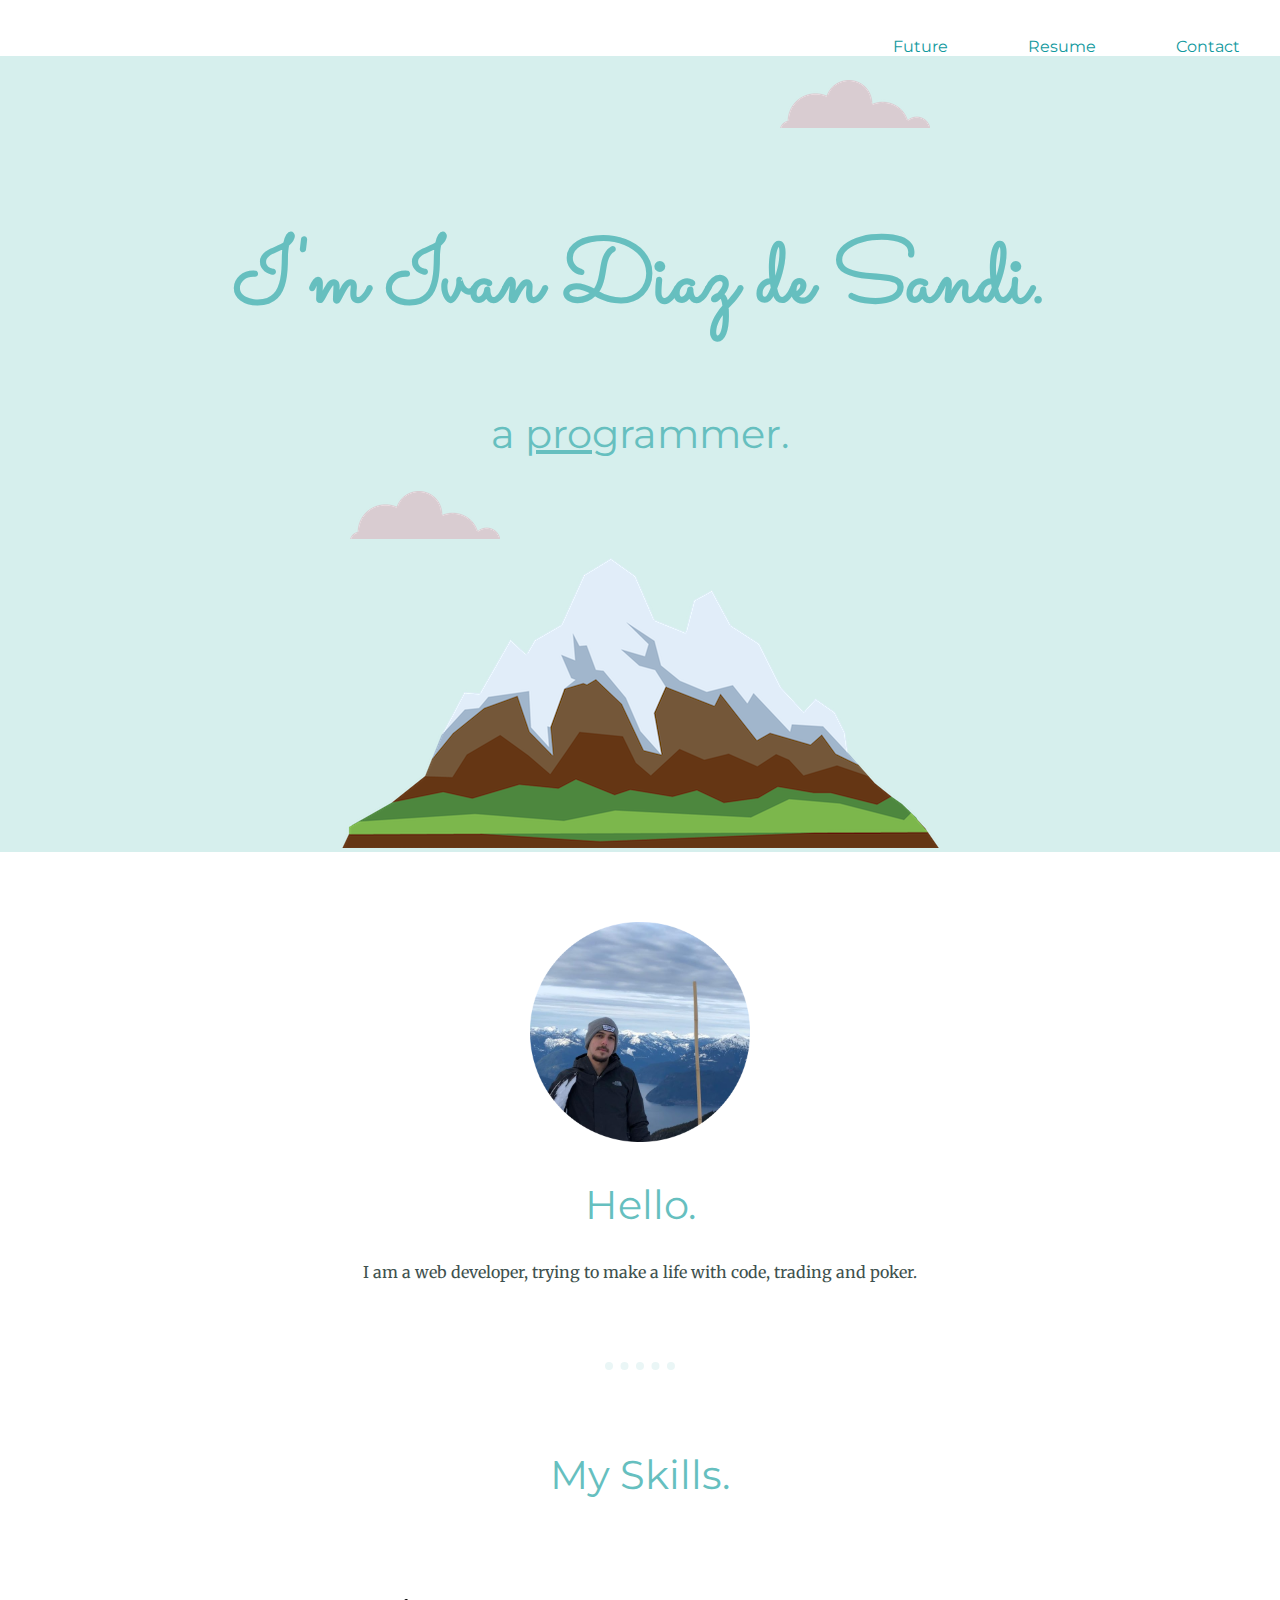
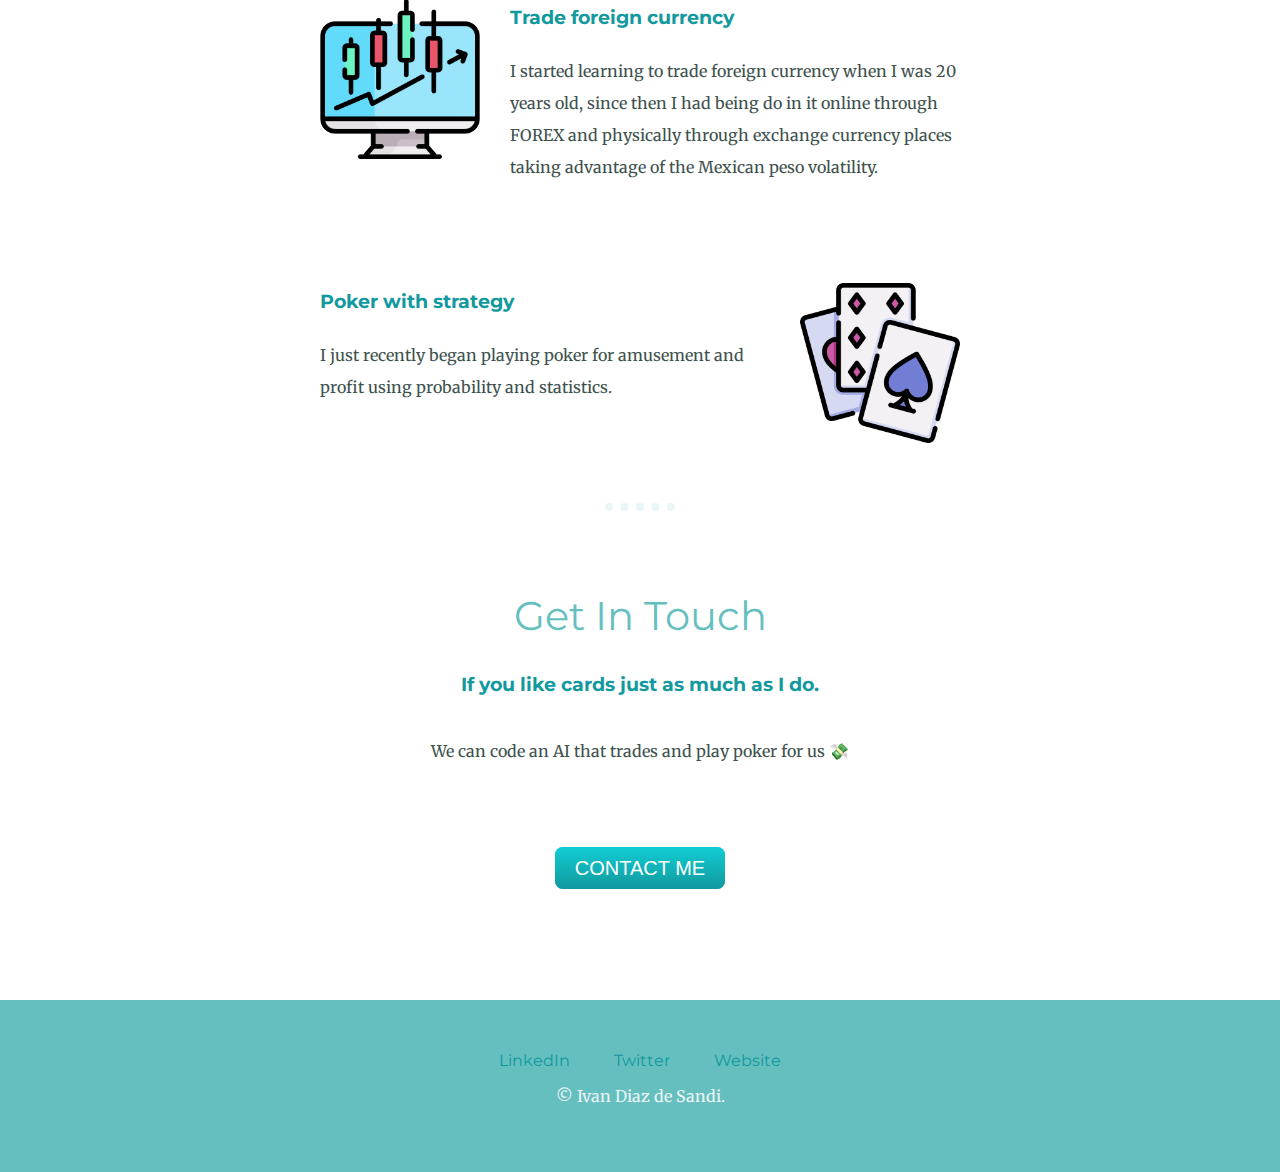
<file: Portfolio/CSS-MySite/index.html>
<!DOCTYPE html>
<html lang="en">
<head>
    <meta charset="UTF-8">
    <title>Ivan Diaz de Sandi</title>
    <link rel="stylesheet" href="css/styles.css">
    <link rel="icon" href="favicon.ico">
    <link rel="preconnect" href="https://fonts.googleapis.com">
    <link rel="preconnect" href="https://fonts.gstatic.com" crossorigin>
    <link href="https://fonts.googleapis.com/css2?family=Merriweather&family=Montserrat&family=Sacramento&display=swap" rel="stylesheet">
</head>
<body>
    <nav class="navbar">
      <ul>
        <li class="list"><a href="">Contact</a></li>
        <li class="list"><a href="">Resume</a></li>
        <li class="list"><a href="">Future</a></li>
      </ul>
    </nav>
    <div class="top-section">
        <img src="images/cloud.png" class="cloud1" alt="cloud-img">
        <h1>I'm Ivan Diaz de Sandi.</h1>
        <h2>a <span style="text-decoration: underline;">pro</span>grammer.</h2>
        <img src="images/cloud.png" class="cloud2" alt="cloud-img">
        <img src="images/mountain.png" alt="mountain-img">
    </div>
    <div class="middle-container">
        <div class="profile">
          <img style="margin-top: 70px;" src="images/Ivan-modified_resized.png" alt="Profile-Picture">
          <h2>Hello.</h2>
          <p>I am a web developer, trying to make a life with code, trading and poker.</p>
        </div>
        <hr class="dots">
        <div class="skills">
          <h2>My Skills.</h2>
          <div class="skill-row">
            <img class="trade" src="images/stock.png" alt="trade">
            <h3>Trade foreign currency</h3>
            <p>I started learning to trade foreign currency when I was 20 years old, since then I had being do in it online through FOREX and physically through exchange currency places taking advantage of the Mexican peso volatility.</p>
          </div>
          <div class="skill-row">
            <img class="cards" src="images/cards.png" alt="cards">
            <h3>Poker with strategy</h3>
            <p>I just recently began playing poker for amusement and profit using probability and statistics.</p>
          </div>
        </div>
        <hr class="dots">
        <div class="contact-me">
          <h2>Get In Touch</h2>
          <h3 style="margin-bottom: 45px;">If you like cards just as much as I do.</h3>
          <p>We can code an AI that trades and play poker for us 💸</p>
          <a class="btn" href="mailto:name@email.com">CONTACT ME</a>
        </div>
      </div>
      
      
      <div class="bottom-container">
        <a class="footer-link" href="https://www.linkedin.com/">LinkedIn</a>
        <a class="footer-link" href="https://twitter.com/">Twitter</a>
        <a class="footer-link" href="https://www.youtube.com/watch?v=dQw4w9WgXcQ&ab_channel=RickAstley">Website</a>
        <p style="color: #EAF6F6;">© Ivan Diaz de Sandi.</p>
      </div>
</body>
</html>
</file>
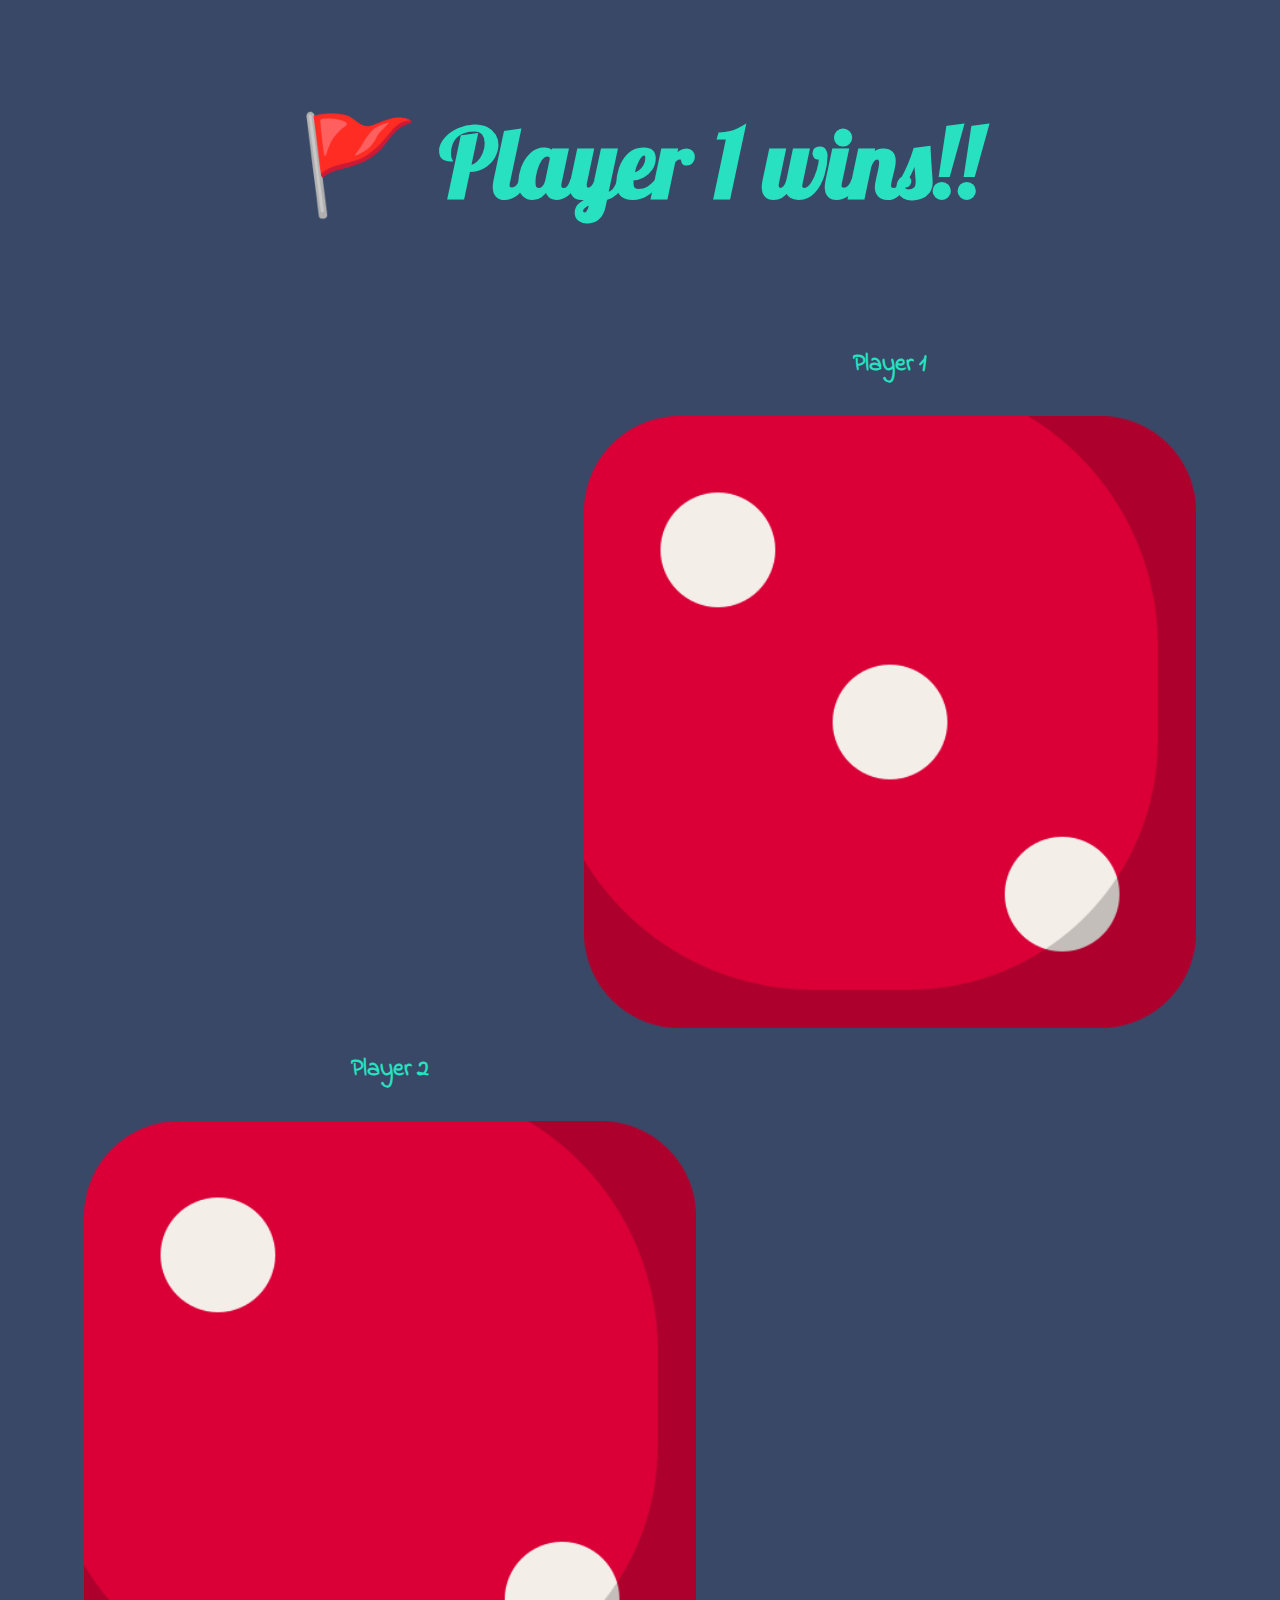
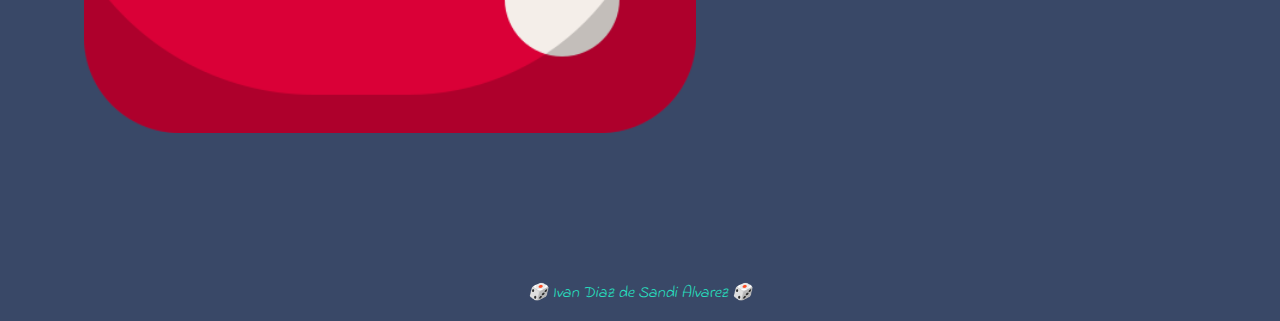
<file: Portfolio/Dice Challenge/index.html>
<!DOCTYPE html>
<html lang="en">
<head>
    <meta charset="UTF-8">
    <title>Dice Challenge</title>
    <link rel="icon" type="image/x-icon" href="images/faviconDice.ico">
    <link rel="preconnect" href="https://fonts.googleapis.com">
    <link rel="preconnect" href="https://fonts.gstatic.com" crossorigin>
    <link href="https://fonts.googleapis.com/css2?family=Indie+Flower&family=Lobster&display=swap" rel="stylesheet">
    <link href="https://cdn.jsdelivr.net/npm/bootstrap@5.3.0-alpha3/dist/css/bootstrap.min.css" rel="stylesheet" integrity="sha384-KK94CHFLLe+nY2dmCWGMq91rCGa5gtU4mk92HdvYe+M/SXH301p5ILy+dN9+nJOZ" crossorigin="anonymous">
    <link rel="stylesheet" href="style.css">
</head>
<body>
    <div class="header">    
        <h1><em><strong>Refresh Me</strong></em></h1>   
    </div>
    <div class="row">
        <div class="col-lg-6 col-md-6 d1">
            <h2>Player 1</h2>
            <IMG class="dic1" SRC="images/dice6.png" alt="dice">
         </div>       
        <div class="col-lg-6 col-md-6 d2">
            <h2>Player 2</h2>
            <IMG  class="dic2" SRC="images/dice6.png" alt="dice">
        </div>
    </div>

    <footer class="ft">
        <p><em>🎲 Ivan Diaz de Sandi Alvarez 🎲</em></p>
    </footer>

    <script src="https://cdn.jsdelivr.net/npm/bootstrap@5.3.0-alpha3/dist/js/bootstrap.bundle.min.js" integrity="sha384-ENjdO4Dr2bkBIFxQpeoTz1HIcje39Wm4jDKdf19U8gI4ddQ3GYNS7NTKfAdVQSZe" crossorigin="anonymous"></script>
    <script src="index.js"></script>    
</body>
</html>
</file>
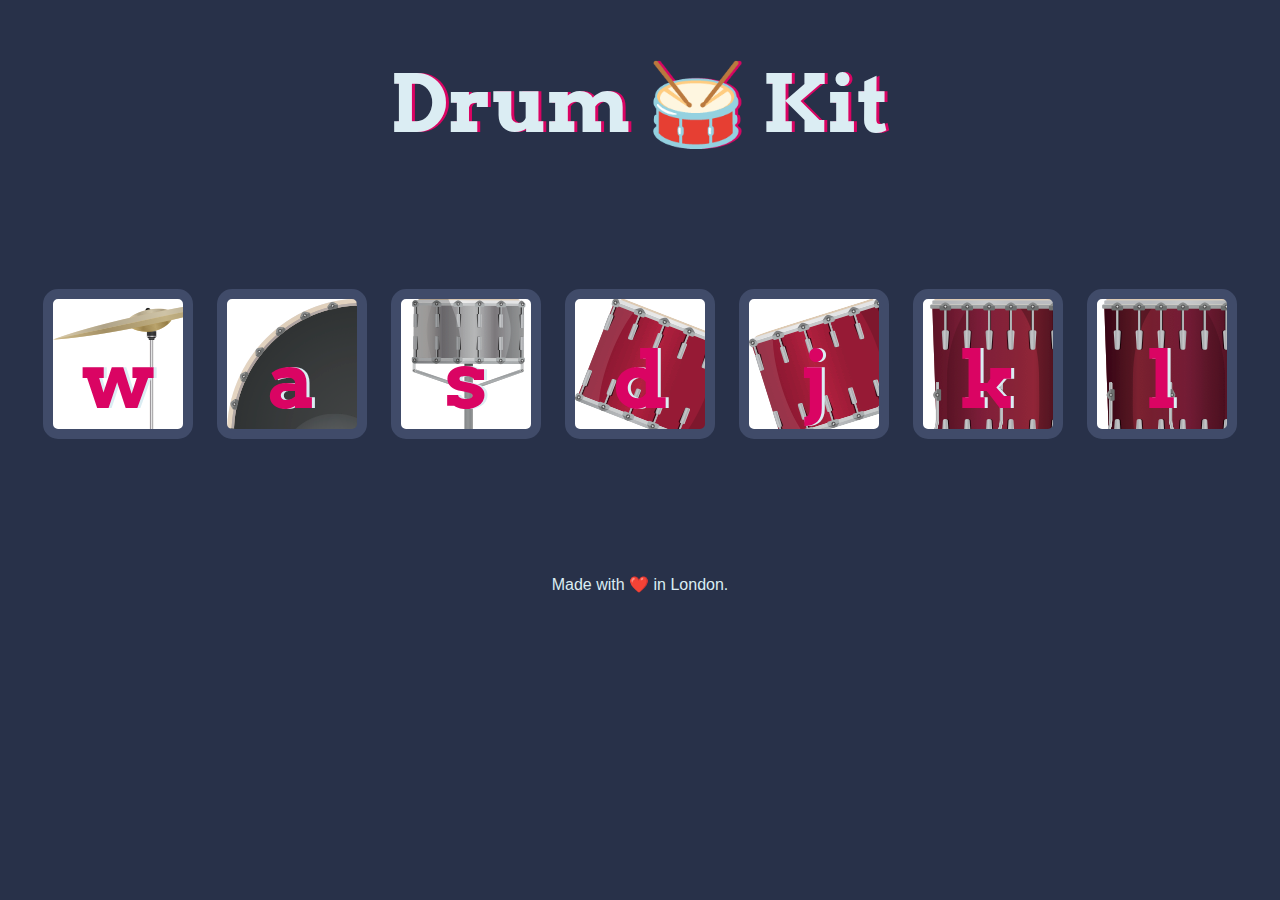
<file: Portfolio/Drum Kit Starting Files/Drum Kit Starting Files/index.html>
<!DOCTYPE html>
<html lang="en" dir="ltr">

<head>
  <meta charset="utf-8">
  <title>Drum Kit</title>
  <link rel="stylesheet" href="styles.css">
  <link href="https://fonts.googleapis.com/css?family=Arvo" rel="stylesheet">
</head>

<body>

  <h1 id="title">Drum 🥁 Kit</h1>
  <div class="set">
    <button class="w drum">w</button>
    <button class="a drum">a</button>
    <button class="s drum">s</button>
    <button class="d drum">d</button>
    <button class="j drum">j</button>
    <button class="k drum">k</button>
    <button class="l drum">l</button>
  </div>


  <footer>
    Made with ❤️ in London.
  </footer>
  <script src="index.js"></script> 
</body>

</html>
</file>
<file: Portfolio/CSS-MySite/css/styles.css>
/*************************Tag selector*************************/
body{
    margin: 0px;
    text-align: center;
    font-family: 'Merriweather', serif;
}
h1{
    margin-top: 50px auto 0 auto;
    font-family: 'Sacramento', cursive;
    font-size: 5.65rem;
    color: #66BFBF;
}
h2{
    font-family: 'Montserrat', sans-serif;
    font-size: 2.5rem;
    color: #66BFBF;
    font-weight: normal;
}
h3{
    font-family: 'Montserrat', sans-serif;
    color: #11999E;
}
a{
    color: #11999E;
    font-family: 'Montserrat', sans-serif;
    margin: 10px 20px;
    text-decoration: none;
}
a:hover{
    color: #EAF6F6;
}
p{
    color: #40514E;
}
/*************************Class selector*************************/ 
.top-section{
    padding-top: 100px;
    background-color: #D6EFED;
}
.middle-container{
    padding-bottom: 200px;
}
.bottom-container{
    background-color: #66BFBF;
    padding: 50px;
}
.cloud2{
    position: absolute;
    left: 350px;
}
.cloud1{
    position: absolute;
    right: 350px;
    top: 80px;
}
.skill-row{
    width: 50%;
    margin: 100px auto;
    text-align: left;
    line-height: 2;
}
.trade{
    width: 25%;
    float: left;
    margin-right: 30px;
}
.cards{
    width: 25%;
    float: right;
    margin-left: 30px;
}
.dots{
    color: #EAF6F6;
    width: 70px;
    border-top: dotted;
    border-top-width: 8px;
    border-bottom: none;
    border-left: none;
    border-right: none;
    margin: 80px auto;
}
.btn {
    background: #11cdd4;
    background-image: -webkit-linear-gradient(top, #11cdd4, #11999e);
    background-image: -moz-linear-gradient(top, #11cdd4, #11999e);
    background-image: -ms-linear-gradient(top, #11cdd4, #11999e);
    background-image: -o-linear-gradient(top, #11cdd4, #11999e);
    background-image: linear-gradient(to bottom, #11cdd4, #11999e);
    -webkit-border-radius: 8;
    -moz-border-radius: 8;
    border-radius: 8px;
    font-family: Arial;
    color: #ffffff;
    font-size: 20px;
    padding: 10px 20px 10px 20px;
    text-decoration: none;
    position: relative;
    top: 80px;
  }
  
  .btn:hover {
    background: #30e3cb;
    background-image: -webkit-linear-gradient(top, #30e3cb, #2bc4ad);
    background-image: -moz-linear-gradient(top, #30e3cb, #2bc4ad);
    background-image: -ms-linear-gradient(top, #30e3cb, #2bc4ad);
    background-image: -o-linear-gradient(top, #30e3cb, #2bc4ad);
    background-image: linear-gradient(to bottom, #30e3cb, #2bc4ad);
    text-decoration: none;
  }
  .navbar{
    display: inline;
    padding: 80px auto;
    margin: 80px;
    background-color: red;
  }
  .list{
    float: right;
    margin: auto 20px;
    list-style-type: none;
  }
</file>
<file: Portfolio/Dice Challenge/style.css>
/****************General Selectors**************/

body{
    background-color: rgb(57, 72, 103);
    text-align: center;
}

h1{
    font-size: 6rem;
    color: #27E1C1;
    font-family: 'Lobster', cursive;
}

h2{
    color: #27E1C1;
    font-family: 'Indie Flower', cursive;
    padding-bottom: 15px;
}

/****************Class Selectors**************/

.header{
    padding-top: 30px;
    padding-bottom: 40px;
}

.d1{
    padding-left: 500px;
}

.d2{
   padding-right: 500px;
}
.dic1, .dic2{
    width: 80%;
}
.ft{
    padding-top: 8rem;
    color: #27E1C1;
    font-family: 'Indie Flower', cursive;
}

/****************Media Query**************/

@media(max-widht: 1360px){
    .dic1, .dic2{
        width: 100%;
    }
}

@media(max-widht: 1250px){
    .dic1, .dic2{
        width: 120%;
    }
}
</file>
<file: Portfolio/Drum Kit Starting Files/Drum Kit Starting Files/styles.css>
body {
  text-align: center;
  background-color: #283149;
}

h1 {
  font-size: 5rem;
  color: #DBEDF3;
  font-family: "Arvo", cursive;
  text-shadow: 3px 0 #DA0463;

}

footer {
  color: #DBEDF3;
  font-family: sans-serif;
}

.w {
  background-image: url(images/crash.png);
}

.a {
  background-image: url(images/kick.png);
}

.s {
  background-image: url(images/snare.png);
}

.d {
  background-image: url(images/tom1.png);
}

.j {
  background-image: url(images/tom2.png);
}

.k {
  background-image: url(images/tom3.png);
}

.l {
  background-image: url(images/tom4.png);
}

.set {
  margin: 10% auto;
}

.game-over {
  background-color: red;
  opacity: 0.8;
}

.pressed {
  box-shadow: 0 3px 4px 0 #DBEDF3;
  opacity: 0.5;
}

.red {
  color: red;
}

.drum {
  outline: none;
  border: 10px solid #404B69;
  font-size: 5rem;
  font-family: 'Arvo', cursive;
  line-height: 2;
  font-weight: 900;
  color: #DA0463;
  text-shadow: 3px 0 #DBEDF3;
  border-radius: 15px;
  display: inline-block;
  width: 150px;
  height: 150px;
  text-align: center;
  margin: 10px;
  background-color: white;
}
</file>
